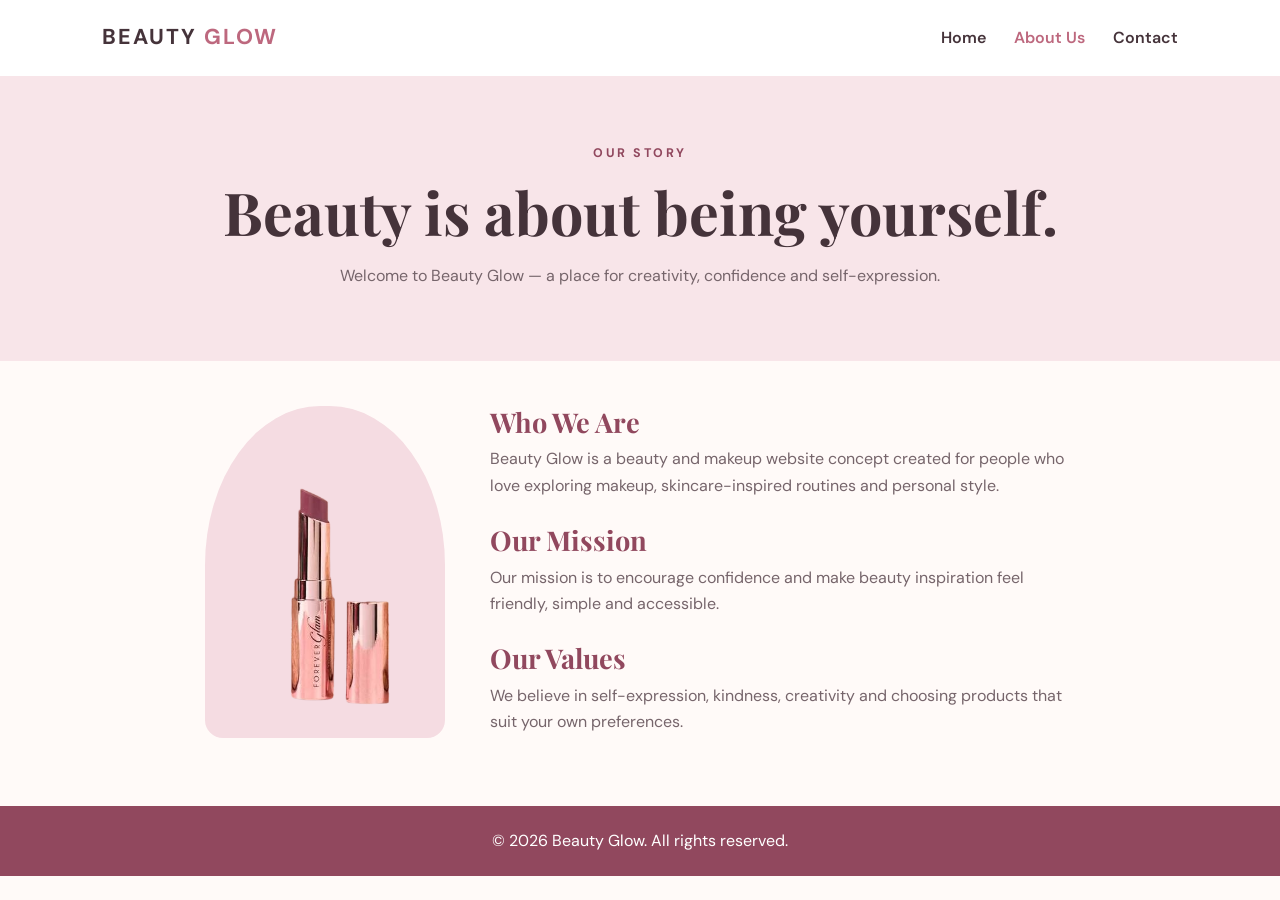
<file: about.html>
<!DOCTYPE html>
<html lang="en">

<head>
    <meta charset="UTF-8">
    <meta name="viewport" content="width=device-width, initial-scale=1.0">
    <title>Beauty Glow | About Us</title>
    <link rel="stylesheet" href="style.css">
    <script src="script.js" defer></script>
</head>

<body>
    <header class="header">
        <a class="logo" href="index.html">BEAUTY <span>GLOW</span></a>
        <nav aria-label="Main navigation">
            <a href="index.html">Home</a>
            <a class="active" href="about.html">About Us</a>
            <a href="contact.html">Contact</a>
        </nav>
    </header>

    <main>
        <section class="page-heading">
            <p class="eyebrow">OUR STORY</p>
            <h1>Beauty is about being yourself.</h1>
            <p>Welcome to Beauty Glow — a place for creativity, confidence and self-expression.</p>
        </section>
        <section class="about-content">
            <div class="about-art"><img src="lipstick.png" alt=""></div>
            <div>
                <h2>Who We Are</h2>
                <p>Beauty Glow is a beauty and makeup website concept created for people who love exploring makeup,
                    skincare-inspired routines and personal style.</p>
                <h2>Our Mission</h2>
                <p>Our mission is to encourage confidence and make beauty inspiration feel friendly, simple and
                    accessible.</p>
                <h2>Our Values</h2>
                <p>We believe in self-expression, kindness, creativity and choosing products that suit your own
                    preferences.</p>
            </div>
        </section>
    </main>
    <footer>© <span class="year"></span> Beauty Glow. All rights reserved.</footer>
</body>

</html>
</file>
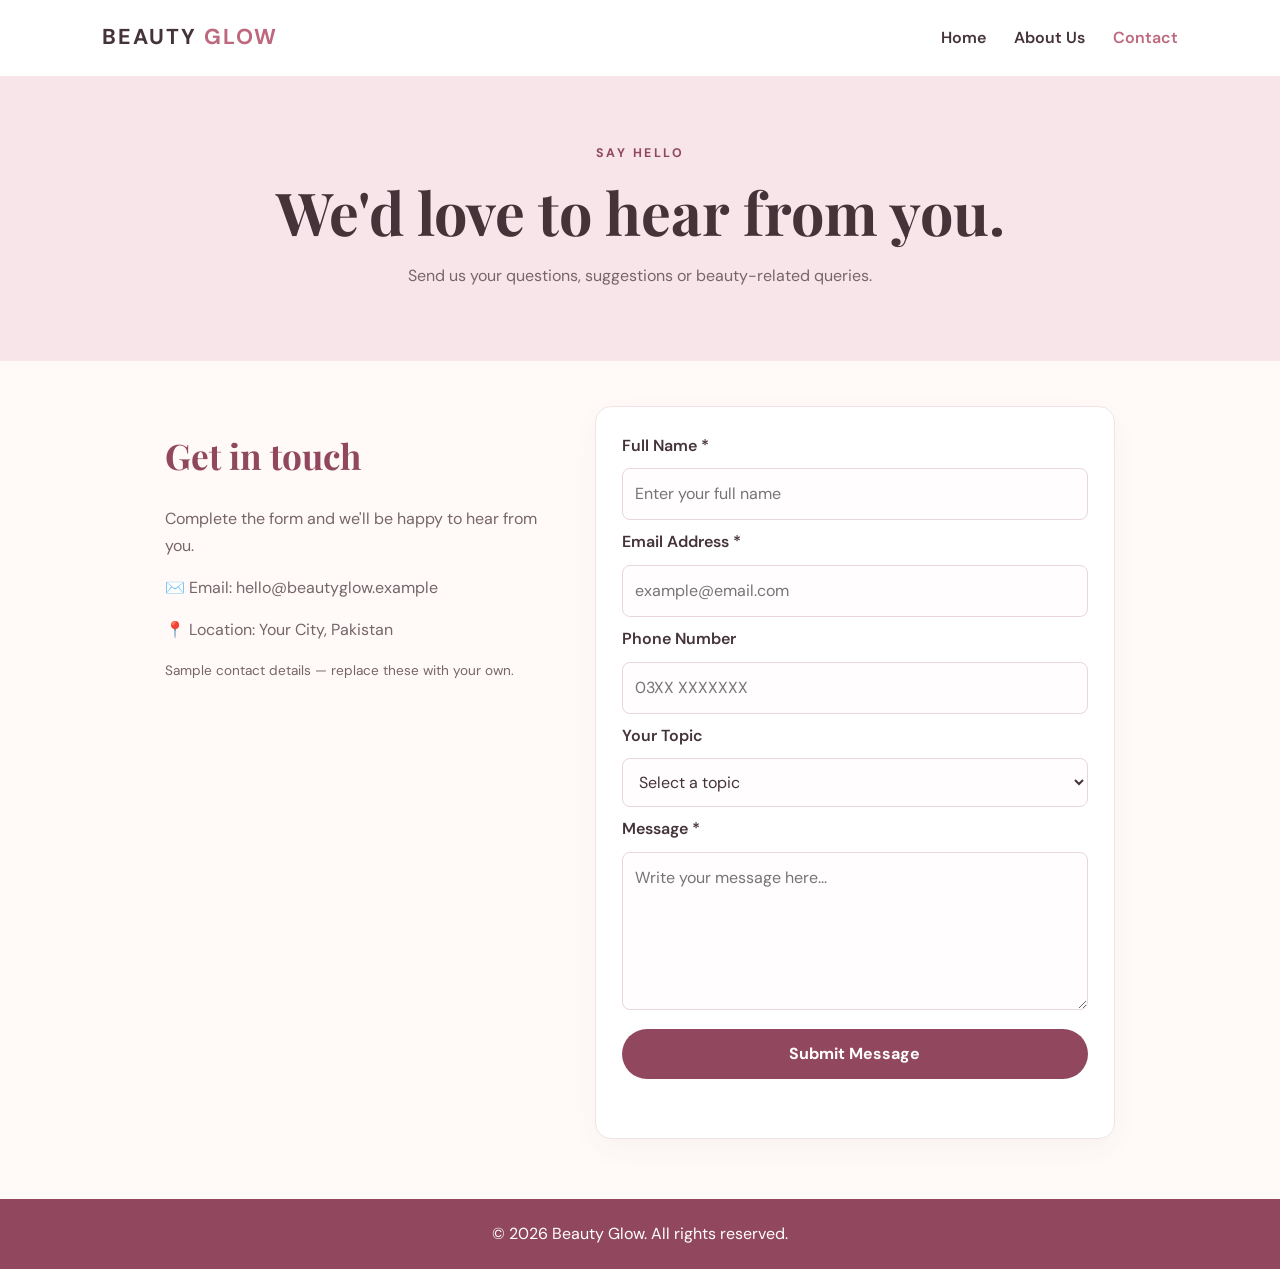
<file: contact.html>
<!DOCTYPE html>
<html lang="en">

<head>
    <meta charset="UTF-8">
    <meta name="viewport" content="width=device-width, initial-scale=1.0">
    <title>Beauty Glow | Contact</title>
    <link rel="stylesheet" href="style.css">
    <script src="script.js" defer></script>
</head>

<body>
    <header class="header">
        <a class="logo" href="index.html">BEAUTY <span>GLOW</span></a>
        <nav aria-label="Main navigation">
            <a href="index.html">Home</a>
            <a href="about.html">About Us</a>
            <a class="active" href="contact.html">Contact</a>
        </nav>
    </header>

    <main>
        <section class="page-heading">
            <p class="eyebrow">SAY HELLO</p>
            <h1>We'd love to hear from you.</h1>
            <p>Send us your questions, suggestions or beauty-related queries.</p>
        </section>
        <section class="contact-section">
            <div class="contact-details">
                <h2>Get in touch</h2>
                <p>Complete the form and we'll be happy to hear from you.</p>
                <p>✉️ Email: hello@beautyglow.example</p>
                <p>📍 Location: Your City, Pakistan</p>
                <p class="small-note">Sample contact details — replace these with your own.</p>
            </div>
            <form id="contactForm" class="contact-form">
                <label for="name">Full Name *</label>
                <input id="name" name="name" type="text" placeholder="Enter your full name" required>

                <label for="email">Email Address *</label>
                <input id="email" name="email" type="email" placeholder="example@email.com" required>

                <label for="phone">Phone Number</label>
                <input id="phone" name="phone" type="tel" placeholder="03XX XXXXXXX">

                <label for="topic">Your Topic</label>
                <select id="topic" name="topic">
                    <option value="">Select a topic</option>
                    <option>Makeup products</option>
                    <option>Beauty tips</option>
                    <option>Feedback</option>
                    <option>Other</option>
                </select>

                <label for="message">Message *</label>
                <textarea id="message" name="message" rows="5" placeholder="Write your message here..."
                    required></textarea>

                <button class="button" type="submit">Submit Message</button>
                <p id="formMessage" class="form-message" aria-live="polite"></p>
            </form>
        </section>
    </main>
    <footer>© <span class="year"></span> Beauty Glow. All rights reserved.</footer>
</body>

</html>
</file>
<file: style.css>
@import url('https://fonts.googleapis.com/css2?family=DM+Sans:wght@400;500;600;700&family=Playfair+Display:wght@600;700&display=swap');

:root {
    --rose: #bd687e;
    --rose-dark: #91485e;
    --pink: #f8e5e9;
    --cream: #fffaf8;
    --ink: #45333a;
    --muted: #76656b;
    --white: #fff;
}

* {
    box-sizing: border-box;
}

body {
    margin: 0;
    background: var(--cream);
    color: var(--ink);
    font-family: 'DM Sans', sans-serif;
    line-height: 1.65;
}

.header {
    display: flex;
    align-items: center;
    justify-content: space-between;
    gap: 20px;
    padding: 20px 8%;
    background: var(--white);
}

.logo {
    color: var(--ink);
    font-size: 1.35rem;
    font-weight: 700;
    letter-spacing: 2px;
    text-decoration: none;
}

.logo span {
    color: var(--rose);
}

nav {
    display: flex;
    gap: 28px;
    flex-wrap: wrap;
}

nav a {
    color: var(--ink);
    text-decoration: none;
    font-weight: 600;
}

nav a:hover,
nav a.active {
    color: var(--rose);
}

.hero {
    display: grid;
    grid-template-columns: 1.1fr .9fr;
    align-items: center;
    gap: 35px;
    padding: 65px 10%;
    background: var(--pink);
    min-height: 440px;
}

.hero-copy {
    max-width: 570px;
}

.eyebrow {
    color: var(--rose-dark);
    font-size: .78rem;
    font-weight: 700;
    letter-spacing: 2.5px;
}

h1,
h2,
h3 {
    font-family: 'Playfair Display', Georgia, serif;
    line-height: 1.2;
}

h1 {
    font-size: clamp(2.7rem, 6vw, 4.6rem);
    margin: 12px 0;
}

h1 span {
    color: var(--rose);
}

h2 {
    font-size: 2.2rem;
    color: var(--rose-dark);
}

.hero-copy>p:not(.eyebrow) {
    max-width: 490px;
    color: var(--muted);
}

.button {
    display: inline-block;
    border: 0;
    border-radius: 30px;
    padding: 12px 25px;
    background: var(--rose-dark);
    color: var(--white);
    text-decoration: none;
    font: inherit;
    font-weight: 700;
    cursor: pointer;
}

.button:hover {
    background: #713448;
}

.hero-image {
    min-height: 290px;
    border-radius: 48% 48% 42% 42%;
    background: #f3cbd4;
    position: relative;
    display: flex;
    justify-content: center;
    align-items: center;
    box-shadow: 0 15px 35px #91485e20;
}

.makeup {
    position: absolute;
    font-size: 5rem;
}

.makeup-one {
    left: 17%;
    top: 0%;
    transform: rotate(-15deg);
}

.makeup-two {
    right: 17%;
    top: 0%;
    transform: rotate(12deg);

}

.makeup-three {
    left: 17%;
    top: 0%;
    bottom: 16%;
}

.hero-note {
    position: absolute;
    right: -10px;
    bottom: 25px;
    padding: 12px 17px;
    border-radius: 12px;
    background: white;
    color: var(--rose-dark);
    font-family: 'Playfair Display', serif;
    font-weight: 700;
    text-align: center;
}

.section {
    padding: 60px 8%;
    text-align: center;
}

.section-intro {
    color: var(--muted);
}

.cards {
    display: grid;
    grid-template-columns: repeat(3, 1fr);
    gap: 22px;
    margin-top: 28px;
    text-align: left;
}

.card {
    background: white;
    border: 1px solid #f1e3e5;
    border-radius: 16px;
    padding: 26px;
    box-shadow: 0 10px 28px #45333a0a;
}

.card h3 {
    color: var(--rose-dark);
    margin-bottom: 7px;
}

.card p {
    color: var(--muted);
    margin-bottom: 0;
}

.product-icon {
    font-size: 3rem;
}

.callout {
    padding: 45px 20px;
    background: #f5dce2;
    text-align: center;
}

.callout h2 {
    margin-bottom: 8px;
}

.button-light {
    background: white;
    color: var(--rose-dark);
    margin-top: 10px;
}

.page-heading {
    text-align: center;
    padding: 55px 8%;
    background: var(--pink);
}

.page-heading h1 {
    font-size: clamp(2.4rem, 5vw, 3.7rem);
}

.page-heading>p:last-child {
    color: var(--muted);
}

.about-content {
    max-width: 920px;
    margin: 45px auto;
    padding: 0 25px;
    display: grid;
    grid-template-columns: 240px 1fr;
    gap: 45px;
    align-items: start;
}

.about-art {
    min-height: 250px;
    display: grid;
    place-content: center;
    text-align: center;
    border-radius: 48% 48% 18px 18px;
    background: #f5dce2;
    font-size: 5rem;
}

.about-content h2 {
    font-size: 1.7rem;
    margin: 0 0 8px;
}

.about-content p {
    color: var(--muted);
    margin: 0 0 25px;
}

.contact-section {
    max-width: 1000px;
    margin: 45px auto 60px;
    padding: 0 25px;
    display: grid;
    grid-template-columns: .85fr 1.15fr;
    gap: 45px;
}

.contact-details p {
    color: var(--muted);
}

.small-note {
    font-size: .85rem;
}

.contact-form {
    display: flex;
    flex-direction: column;
    gap: 9px;
    padding: 26px;
    background: white;
    border: 1px solid #f1e3e5;
    border-radius: 16px;
    box-shadow: 0 10px 28px #45333a0a;
}

.contact-form label {
    font-weight: 600;
}

.contact-form input,
.contact-form textarea,
.contact-form select {
    width: 100%;
    padding: 12px;
    border: 1px solid #e8d6db;
    border-radius: 8px;
    background: #fffdfd;
    color: var(--ink);
    font: inherit;
}

.contact-form input:focus,
.contact-form textarea:focus,
.contact-form select:focus {
    outline: 2px solid #e7a9b8;
    border-color: transparent;
}

.contact-form .button {
    margin-top: 10px;
}

.form-message {
    min-height: 24px;
    margin: 0;
    color: #39764a;
    font-weight: 600;
}

footer {
    padding: 22px;
    background: var(--rose-dark);
    color: white;
    text-align: center;
}

@media (max-width: 700px) {
    .header {
        flex-direction: column;
    }

    nav {
        justify-content: center;
        gap: 18px;
    }

    .hero {
        grid-template-columns: 1fr;
        text-align: center;
        padding: 48px 7%;
    }

    .hero-copy {
        margin: auto;
    }

    .hero-image {
        min-height: 250px;
        margin: 10px 15px;
    }

    .cards {
        grid-template-columns: 1fr;
    }

    .about-content,
    .contact-section {
        grid-template-columns: 1fr;
    }

    .about-art {
        min-height: 170px;
    }
}
</file>
